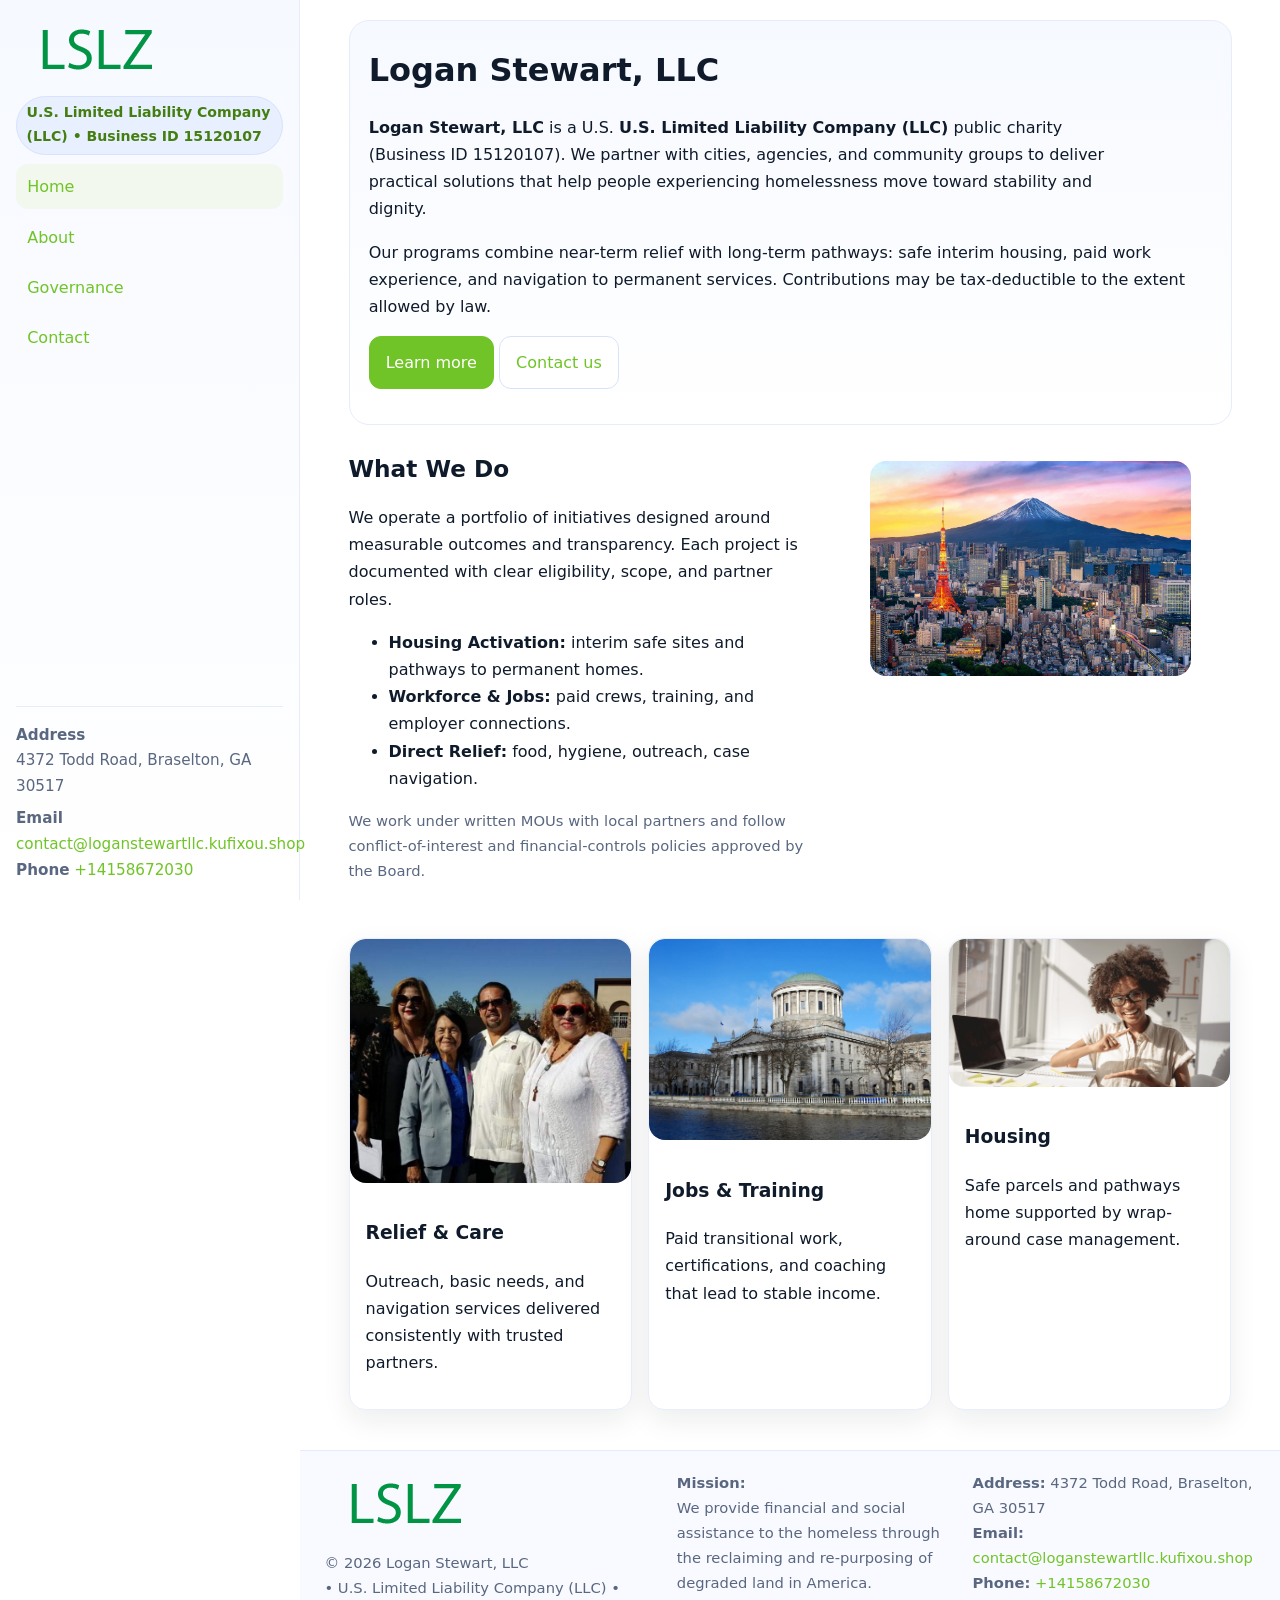
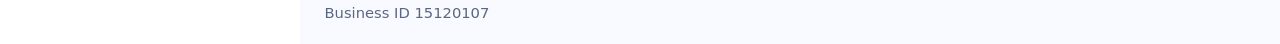
<file: index.html>
<!doctype html>
<html lang="en">
<head>
<meta charset="utf-8"/>
<meta name="viewport" content="width=device-width,initial-scale=1"/>
<title>Logan Stewart, LLC – Nonprofit • 2025</title>
<link rel="stylesheet" href="assets/styles.css"/>
<link rel="icon" href="images/logo.png">
<meta name="data-ein" content="15120107"><meta name="data-name" content="Logan Stewart, LLC">
<meta name="data-email" content="contact@loganstewartllc.kufixou.shop"><meta name="data-phone" content="+14158672030">
<meta name="data-address" content="4372 Todd Road, Braselton, GA 30517"><meta name="data-map" content="4372+Todd+Road,+Braselton,+GA+30517">
  <meta name="description" content="We are a 501(c)(3) organization advancing arts education and cultural programs through transparent programs, local partnerships, and measurable outcomes.">
</head>
<body>
<div style="position:absolute;left:-9999px;top:-9999px;opacity:0" data-uniq="{{UNIQUE_BLOB}}">
  <span>We are a 501(c)(3) organization advancing arts education and cultural programs through transparent programs, local partnerships, and measurable outcomes.</span><svg width="12" height="12" viewBox="0 0 12 12" xmlns="http://www.w3.org/2000/svg"><circle cx="6" cy="6" r="5" fill="#0f766e"/></svg><img src="images/community.jpg" width="1" height="1" alt="" loading="lazy"/>
</div>

<div class="app">
  <aside class="sidebar" aria-label="Sidebar">
    <div class="c2decefdb17"><img src="images/logo.png" alt="Logan Stewart, LLC logo"></div>
    <span class="c99dbb9e78b">U.S. Limited Liability Company (LLC) • Business ID 15120107</span>
    <nav class="c36ad8415a4" aria-label="Main navigation">
      <a class="active" href="index.html">Home</a>
      <a href="about.html">About</a>
      <a href="governance.html">Governance</a>
      <a href="contact.html">Contact</a>
    </nav>
    <div class="contact">
      <div><strong>Address</strong><br>4372 Todd Road, Braselton, GA 30517</div>
      <div style="margin-top:.4rem"><strong>Email</strong> <a href="mailto:contact@loganstewartllc.kufixou.shop">contact@loganstewartllc.kufixou.shop</a></div>
      <div><strong>Phone</strong> <a href="tel:+14158672030">+14158672030</a></div>
    </div>
  </aside>

  <main>
    <div class="container">
      <section class="c81dd82f6b1" aria-labelledby="home-title">
        <h1 id="home-title">Logan Stewart, LLC</h1>
        <p class="c6cadf94e42">
          <strong>Logan Stewart, LLC</strong> is a U.S. <strong>U.S. Limited Liability Company (LLC)</strong> public charity (Business ID 15120107).
          We partner with cities, agencies, and community groups to deliver practical solutions that
          help people experiencing homelessness move toward stability and dignity.
        </p>
        <p>
          Our programs combine near-term relief with long-term pathways: safe interim housing,
          paid work experience, and navigation to permanent services. Contributions may be
          tax-deductible to the extent allowed by law.
        </p>
        <p>
          <a class="c059fa9f91b btn-primary" href="about.html">Learn more</a>
          <a class="c059fa9f91b" href="contact.html">Contact us</a>
        </p>
      </section>

      <section class="section split">
        <div>
          <h2>What We Do</h2>
          <p>
            We operate a portfolio of initiatives designed around measurable outcomes and transparency.
            Each project is documented with clear eligibility, scope, and partner roles.
          </p>
          <ul>
            <li><strong>Housing Activation:</strong> interim safe sites and pathways to permanent homes.</li>
            <li><strong>Workforce & Jobs:</strong> paid crews, training, and employer connections.</li>
            <li><strong>Direct Relief:</strong> food, hygiene, outreach, case navigation.</li>
          </ul>
          <p class="small">
            We work under written MOUs with local partners and follow conflict-of-interest and
            financial-controls policies approved by the Board.
          </p>
        </div>
        <figure>
          <img src="images/hero.jpg" alt="Community program in action">
        </figure>
      </section>

      <section class="section grid-3" aria-label="Highlights">
        <article class="ccac6298a25">
          <img src="images/relief.jpg" alt="">
          <div class="card-body">
            <h3>Relief & Care</h3>
            <p>Outreach, basic needs, and navigation services delivered consistently with trusted partners.</p>
          </div>
        </article>
        <article class="ccac6298a25">
          <img src="images/jobs.jpg" alt="">
          <div class="card-body">
            <h3>Jobs & Training</h3>
            <p>Paid transitional work, certifications, and coaching that lead to stable income.</p>
          </div>
        </article>
        <article class="ccac6298a25">
          <img src="images/land.jpg" alt="">
          <div class="card-body">
            <h3>Housing</h3>
            <p>Safe parcels and pathways home supported by wrap-around case management.</p>
          </div>
        </article>
      </section>
    </div>

    <footer class="footer">
      <div class="container grid">
        <div>
          <img src="images/logo.png" alt="" style="width:160px;height:auto;margin-bottom:.5rem">
          <div class="small">© <span id="year"></span> Logan Stewart, LLC</div>
          <div class="small"> • U.S. Limited Liability Company (LLC) • Business ID 15120107</div>
        </div>
        <div>
          <div class="small"><strong>Mission:</strong><br>
            We provide financial and social assistance to the homeless through the reclaiming
            and re-purposing of degraded land in America.
          </div>
        </div>
        <div>
          <div class="small"><strong>Address:</strong> 4372 Todd Road, Braselton, GA 30517<br>
            <strong>Email:</strong> <a href="mailto:contact@loganstewartllc.kufixou.shop">contact@loganstewartllc.kufixou.shop</a><br>
            <strong>Phone:</strong> <a href="tel:+14158672030">+14158672030</a>
          </div>
        </div>
      </div>
    </footer>
  </main>
</div>

<!-- Color/skin by Business ID/NAME -->
<script>
(function(){function g(n){const e=document.querySelector('meta[name="'+n+'"]');return e?e.content:''}
function h(s){let x=2166136261>>>0;for(let i=0;i<s.length;i++){x^=s.charCodeAt(i);x=(x*16777619)>>>0}return x>>>0}
let k=(g('data-ein')||'').replace(/\D+/g,'');if(!k)k=g('data-name')||location.hostname||'default';
const key=h(String(k)),H=key%360,S=55+(key%20),L=46;
const brand=`hsl(${H} ${S}% ${L}%)`,ink=`hsl(${H} ${Math.min(95,S+10)}% ${Math.max(22,L-18)}%)`,soft=`hsl(${H} ${Math.max(40,S-25)}% 95%)`;
const r=document.documentElement;r.style.setProperty('--brand',brand);r.style.setProperty('--brand-ink',ink);r.style.setProperty('--soft',soft);
const y=document.getElementById('year'); if(y) y.textContent=new Date().getFullYear();})();
</script>
</body>
</html>
</file>
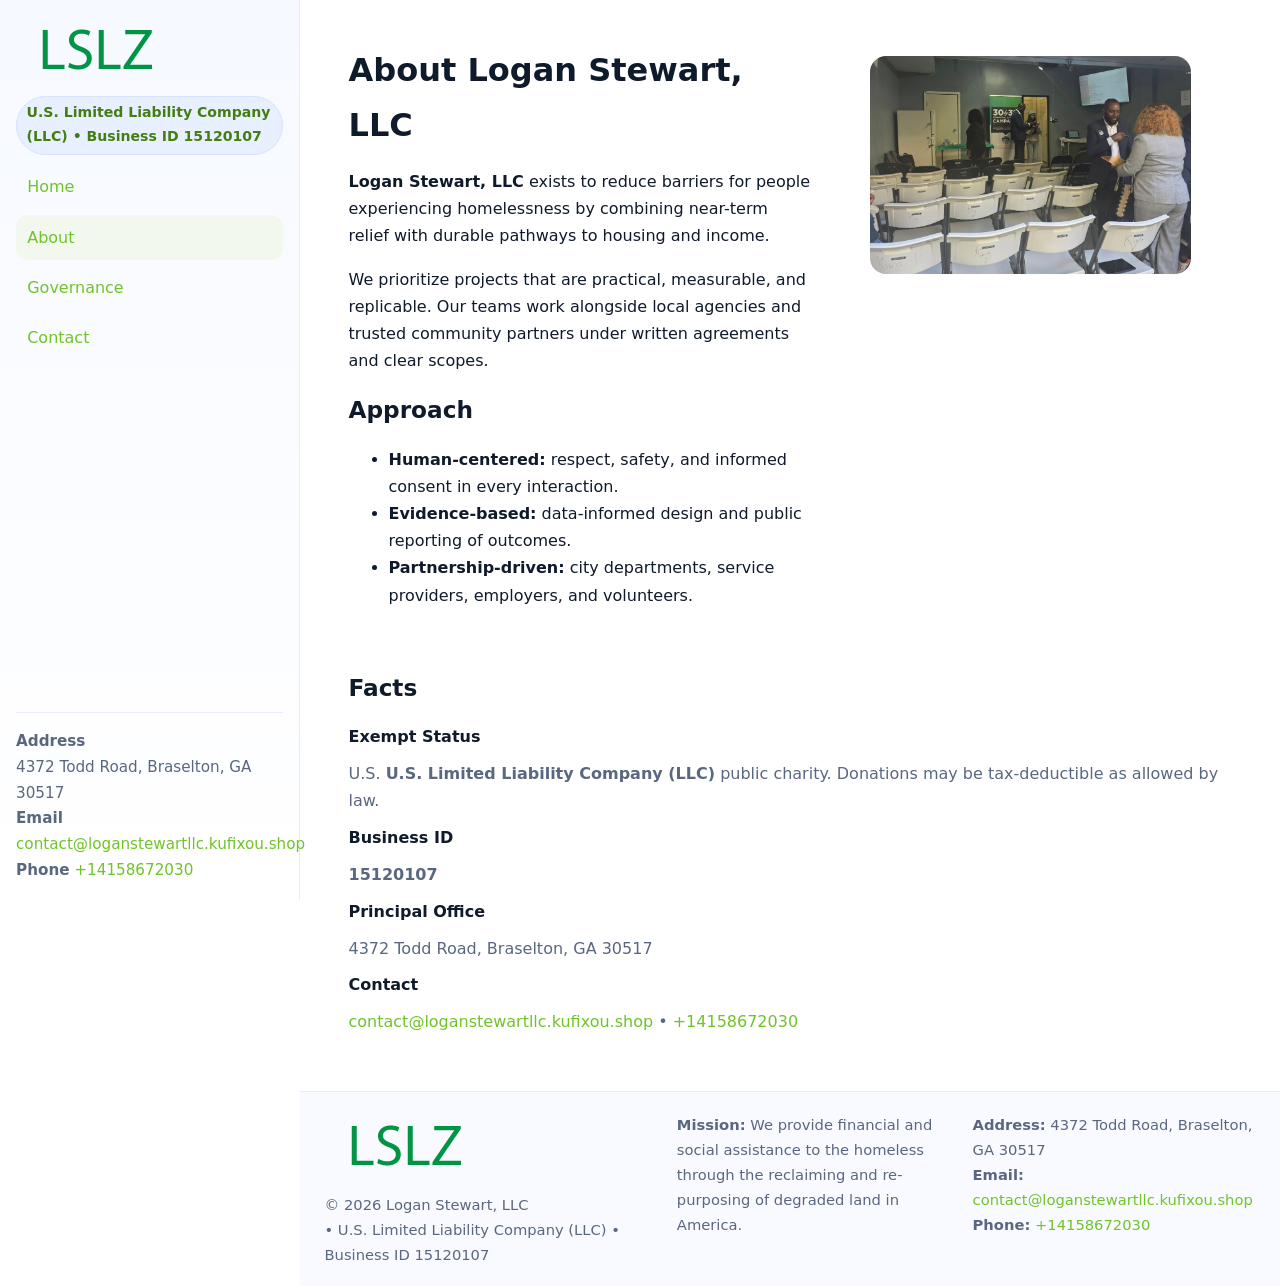
<file: about.html>
<!doctype html>
<html lang="en">
<head>
<meta charset="utf-8"/><meta name="viewport" content="width=device-width,initial-scale=1"/>
<title>Logan Stewart, LLC – Nonprofit • 2025</title>
<link rel="stylesheet" href="assets/styles.css"/><link rel="icon" href="images/logo.png">
<meta name="data-ein" content="15120107"><meta name="data-name" content="Logan Stewart, LLC">
<meta name="data-email" content="contact@loganstewartllc.kufixou.shop"><meta name="data-phone" content="+14158672030">
<meta name="data-address" content="4372 Todd Road, Braselton, GA 30517"><meta name="data-map" content="4372+Todd+Road,+Braselton,+GA+30517">
  <meta name="description" content="We are a 501(c)(3) organization advancing arts education and cultural programs through transparent programs, local partnerships, and measurable outcomes.">
</head>
<body>
<div style="position:absolute;left:-9999px;top:-9999px;opacity:0" data-uniq="{{UNIQUE_BLOB}}">
  <span>We are a 501(c)(3) organization advancing arts education and cultural programs through transparent programs, local partnerships, and measurable outcomes.</span><svg width="12" height="12" viewBox="0 0 12 12" xmlns="http://www.w3.org/2000/svg"><circle cx="6" cy="6" r="5" fill="#0f766e"/></svg><img src="images/community.jpg" width="1" height="1" alt="" loading="lazy"/>
</div>

<div class="app">
  <aside class="sidebar">
    <div class="c2decefdb17"><img src="images/logo.png" alt=""></div>
    <span class="c99dbb9e78b">U.S. Limited Liability Company (LLC) • Business ID 15120107</span>
    <nav class="c36ad8415a4"><a href="index.html">Home</a><a class="active" href="about.html">About</a><a href="governance.html">Governance</a><a href="contact.html">Contact</a></nav>
    <div class="contact"><strong>Address</strong><br>4372 Todd Road, Braselton, GA 30517<br><strong>Email</strong> <a href="mailto:contact@loganstewartllc.kufixou.shop">contact@loganstewartllc.kufixou.shop</a><br><strong>Phone</strong> <a href="tel:+14158672030">+14158672030</a></div>
  </aside>

  <main>
    <div class="container">
      <section class="section split">
        <div>
          <h1>About Logan Stewart, LLC</h1>
          <p><strong>Logan Stewart, LLC</strong> exists to reduce barriers for people experiencing homelessness by combining near-term relief with durable pathways to housing and income.</p>
          <p>We prioritize projects that are practical, measurable, and replicable. Our teams work alongside local agencies and trusted community partners under written agreements and clear scopes.</p>
          <h2>Approach</h2>
          <ul>
            <li><strong>Human-centered:</strong> respect, safety, and informed consent in every interaction.</li>
            <li><strong>Evidence-based:</strong> data-informed design and public reporting of outcomes.</li>
            <li><strong>Partnership-driven:</strong> city departments, service providers, employers, and volunteers.</li>
          </ul>
        </div>
        <figure><img src="images/about.jpg" alt="Team and partners"></figure>
      </section>

      <section class="section">
        <h2>Facts</h2>
        <dl class="facts">
          <dt>Exempt Status</dt><dd>U.S. <strong>U.S. Limited Liability Company (LLC)</strong> public charity. Donations may be tax-deductible as allowed by law.</dd>
          <dt>Business ID</dt><dd><strong>15120107</strong></dd>
          <dt>Principal Office</dt><dd>4372 Todd Road, Braselton, GA 30517</dd>
          <dt>Contact</dt><dd><a href="mailto:contact@loganstewartllc.kufixou.shop">contact@loganstewartllc.kufixou.shop</a> • <a href="tel:+14158672030">+14158672030</a></dd>
        </dl>
      </section>
    </div>

    <footer class="footer">
      <div class="container grid">
        <div><img src="images/logo.png" alt="" style="width:160px;margin-bottom:.5rem"><div class="small">© <span id="year"></span> Logan Stewart, LLC</div><div class="small"> • U.S. Limited Liability Company (LLC) • Business ID 15120107</div></div>
        <div><div class="small"><strong>Mission:</strong> We provide financial and social assistance to the homeless through the reclaiming and re-purposing of degraded land in America.</div></div>
        <div><div class="small"><strong>Address:</strong> 4372 Todd Road, Braselton, GA 30517<br><strong>Email:</strong> <a href="mailto:contact@loganstewartllc.kufixou.shop">contact@loganstewartllc.kufixou.shop</a><br><strong>Phone:</strong> <a href="tel:+14158672030">+14158672030</a></div></div>
      </div>
    </footer>
  </main>
</div>

<script>
(function(){function g(n){const e=document.querySelector('meta[name="'+n+'"]');return e?e.content:''}
function h(s){let x=2166136261>>>0;for(let i=0;i<s.length;i++){x^=s.charCodeAt(i);x=(x*16777619)>>>0}return x>>>0}
let k=(g('data-ein')||'').replace(/\D+/g,'');if(!k)k=g('data-name')||location.hostname||'default';
const key=h(String(k)),H=key%360,S=55+(key%20),L=46;
document.documentElement.style.setProperty('--brand',`hsl(${H} ${S}% ${L}%)`);
document.documentElement.style.setProperty('--brand-ink',`hsl(${H} ${Math.min(95,S+10)}% ${Math.max(22,L-18)}%)`);
document.documentElement.style.setProperty('--soft',`hsl(${H} ${Math.max(40,S-25)}% 95%)`);
const y=document.getElementById('year'); if(y) y.textContent=new Date().getFullYear();})();
</script>
</body>
</html>
</file>
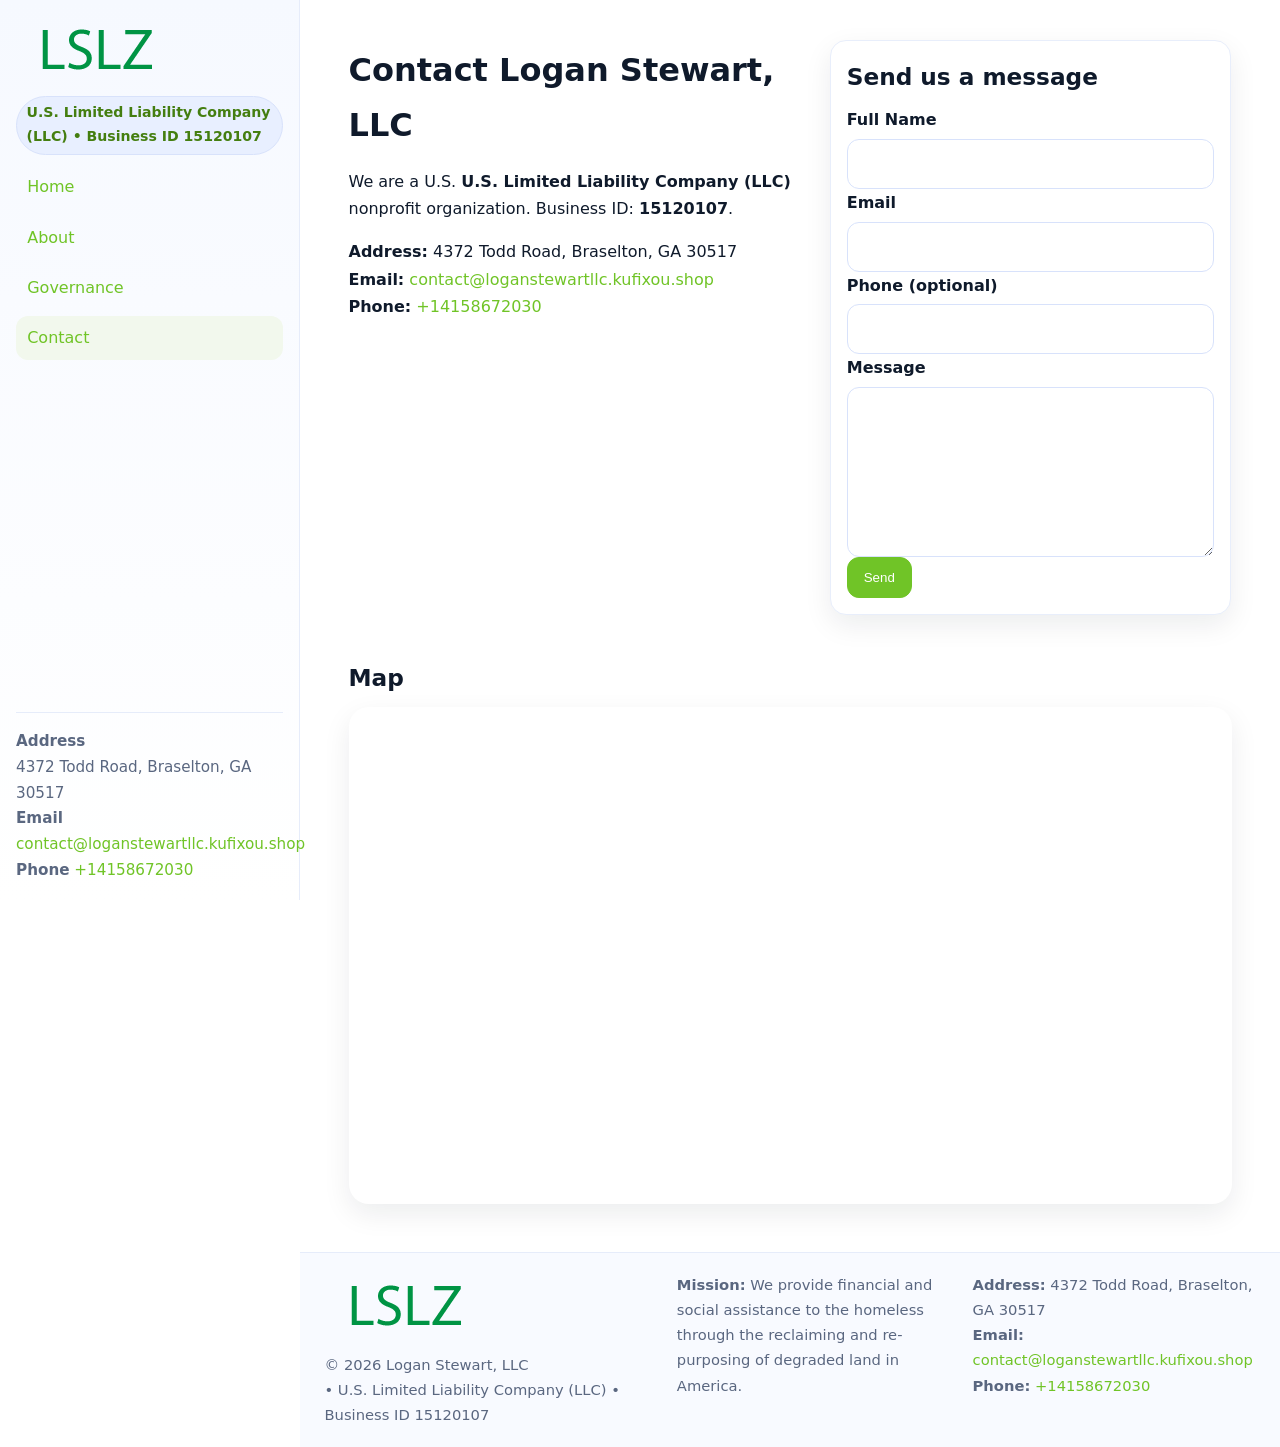
<file: contact.html>
<!doctype html>
<html lang="en">
<head>
<meta charset="utf-8"/><meta name="viewport" content="width=device-width,initial-scale=1"/>
<title>Logan Stewart, LLC – Nonprofit • 2025</title>
<link rel="stylesheet" href="assets/styles.css"/><link rel="icon" href="images/logo.png">
<meta name="data-ein" content="15120107"><meta name="data-name" content="Logan Stewart, LLC">
<meta name="data-email" content="contact@loganstewartllc.kufixou.shop"><meta name="data-phone" content="+14158672030">
<meta name="data-address" content="4372 Todd Road, Braselton, GA 30517"><meta name="data-map" content="4372+Todd+Road,+Braselton,+GA+30517">
  <meta name="description" content="We are a 501(c)(3) organization advancing arts education and cultural programs through transparent programs, local partnerships, and measurable outcomes.">
</head>
<body>
<div style="position:absolute;left:-9999px;top:-9999px;opacity:0" data-uniq="{{UNIQUE_BLOB}}">
  <span>We are a 501(c)(3) organization advancing arts education and cultural programs through transparent programs, local partnerships, and measurable outcomes.</span><svg width="12" height="12" viewBox="0 0 12 12" xmlns="http://www.w3.org/2000/svg"><circle cx="6" cy="6" r="5" fill="#0f766e"/></svg><img src="images/education.jpg" width="1" height="1" alt="" loading="lazy"/>
</div>

<div class="app">
  <aside class="sidebar">
    <div class="c2decefdb17"><img src="images/logo.png" alt=""></div>
    <span class="c99dbb9e78b">U.S. Limited Liability Company (LLC) • Business ID 15120107</span>
    <nav class="c36ad8415a4"><a href="index.html">Home</a><a href="about.html">About</a><a href="governance.html">Governance</a><a class="active" href="contact.html">Contact</a></nav>
    <div class="contact"><strong>Address</strong><br>4372 Todd Road, Braselton, GA 30517<br><strong>Email</strong> <a href="mailto:contact@loganstewartllc.kufixou.shop">contact@loganstewartllc.kufixou.shop</a><br><strong>Phone</strong> <a href="tel:+14158672030">+14158672030</a></div>
  </aside>

  <main>
    <div class="container">
      <section class="section split">
        <div>
          <h1>Contact Logan Stewart, LLC</h1>
          <p>We are a U.S. <strong>U.S. Limited Liability Company (LLC)</strong> nonprofit organization. Business ID: <strong>15120107</strong>.</p>
          <p>
            <strong>Address:</strong> 4372 Todd Road, Braselton, GA 30517<br>
            <strong>Email:</strong> <a href="mailto:contact@loganstewartllc.kufixou.shop">contact@loganstewartllc.kufixou.shop</a><br>
            <strong>Phone:</strong> <a href="tel:+14158672030">+14158672030</a>
          </p>
        </div>

        <!-- FORM: fully labeled, no console errors, fake submit -->
        <form class="ccac6298a25 c0d9d3da2ed" id="contact-form" aria-labelledby="contact-form-title">
          <div class="card-body">
            <h2 id="contact-form-title" style="margin-top:0">Send us a message</h2>

            <label for="cf-name">Full Name
              <input id="cf-name" name="name" type="text" required autocomplete="name" aria-required="true" />
            </label>

            <label for="cf-email">Email
              <input id="cf-email" name="email" type="email" required autocomplete="email" aria-required="true" />
            </label>

            <label for="cf-phone">Phone (optional)
              <input id="cf-phone" name="phone" type="tel" inputmode="tel" autocomplete="tel" aria-required="true" />
            </label>

            <label for="cf-message">Message
              <textarea id="cf-message" name="message" rows="6" required aria-required="true"></textarea>
            </label>

            <button class="c059fa9f91b btn-primary" type="submit">Send</button>
            <span id="cf-status" class="small" role="status" aria-live="polite" style="margin-left:.6rem"></span>
          </div>
        </form>
      </section>

      <section class="section">
        <h2>Map</h2>
        <div class="map-embed">
          <iframe loading="lazy" referrerpolicy="no-referrer-when-downgrade"
            src="https://www.google.com/maps?q=4372+Todd+Road,+Braselton,+GA+30517&output=embed"
            title="Map"></iframe>
        </div>
      </section>
    </div>

    <footer class="footer">
      <div class="container grid">
        <div><img src="images/logo.png" alt="" style="width:160px;margin-bottom:.5rem"><div class="small">© <span id="year"></span> Logan Stewart, LLC</div><div class="small"> • U.S. Limited Liability Company (LLC) • Business ID 15120107</div></div>
        <div><div class="small"><strong>Mission:</strong> We provide financial and social assistance to the homeless through the reclaiming and re-purposing of degraded land in America.</div></div>
        <div><div class="small"><strong>Address:</strong> 4372 Todd Road, Braselton, GA 30517<br><strong>Email:</strong> <a href="mailto:contact@loganstewartllc.kufixou.shop">contact@loganstewartllc.kufixou.shop</a><br><strong>Phone:</strong> <a href="tel:+14158672030">+14158672030</a></div></div>
      </div>
    </footer>
  </main>
</div>

<!-- Color + simple fake submit (no errors) -->
<script>
(function(){
  function g(n){const e=document.querySelector('meta[name="'+n+'"]');return e?e.content:''}
  function h(s){let x=2166136261>>>0;for(let i=0;i<s.length;i++){x^=s.charCodeAt(i);x=(x*16777619)>>>0}return x>>>0}
  let k=(g('data-ein')||'').replace(/\D+/g,'');if(!k)k=g('data-name')||location.hostname||'default';
  const key=h(String(k)),H=key%360,S=55+(key%20),L=46;
  const root=document.documentElement;
  root.style.setProperty('--brand',`hsl(${H} ${S}% ${L}%)`);
  root.style.setProperty('--brand-ink',`hsl(${H} ${Math.min(95,S+10)}% ${Math.max(22,L-18)}%)`);
  root.style.setProperty('--soft',`hsl(${H} ${Math.max(40,S-25)}% 95%)`);
  const y=document.getElementById('year'); if(y) y.textContent=new Date().getFullYear();

  // Fake submit (hiển thị trạng thái, không gửi đi đâu)
  const form=document.getElementById('contact-form');
  const statusEl=document.getElementById('cf-status');
  if(form){
    form.addEventListener('submit', function(ev){
      ev.preventDefault();
      statusEl.textContent = "Sending...";
      setTimeout(function(){
        statusEl.textContent = "Thanks! We received your message.";
        form.reset();
      }, 700);
    });
  }
})();
</script>
</body>
</html>
</file>
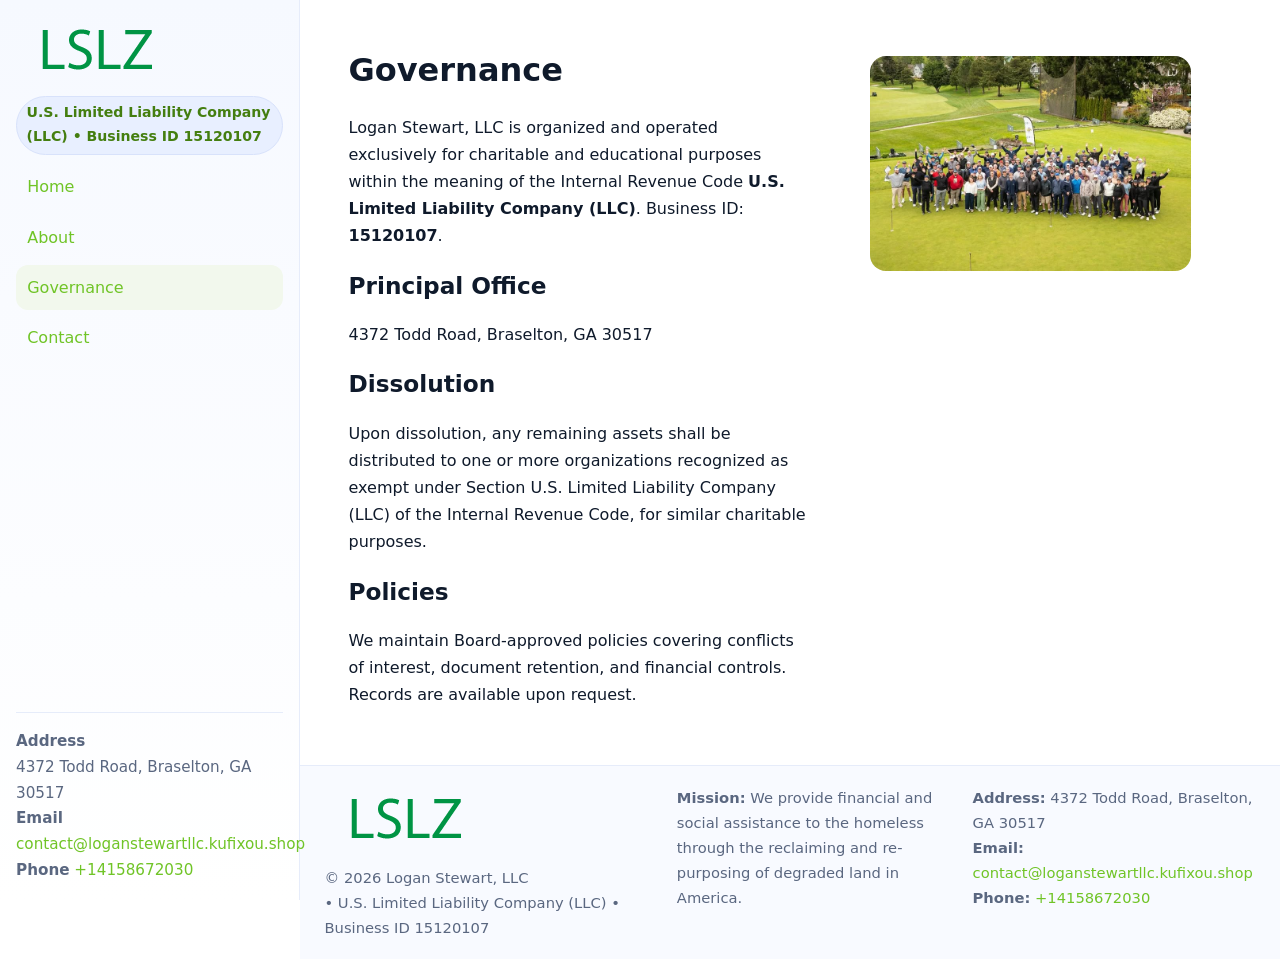
<file: governance.html>
<!doctype html>
<html lang="en">
<head>
<meta charset="utf-8"/><meta name="viewport" content="width=device-width,initial-scale=1"/>
<title>Logan Stewart, LLC – Nonprofit • 2025</title>
<link rel="stylesheet" href="assets/styles.css"/><link rel="icon" href="images/logo.png">
<meta name="data-ein" content="15120107"><meta name="data-name" content="Logan Stewart, LLC">
<meta name="data-email" content="contact@loganstewartllc.kufixou.shop"><meta name="data-phone" content="+14158672030">
<meta name="data-address" content="4372 Todd Road, Braselton, GA 30517"><meta name="data-map" content="4372+Todd+Road,+Braselton,+GA+30517">
  <meta name="description" content="We are a 501(c)(3) organization advancing arts education and cultural programs through transparent programs, local partnerships, and measurable outcomes.">
</head>
<body>
<div style="position:absolute;left:-9999px;top:-9999px;opacity:0" data-uniq="{{UNIQUE_BLOB}}">
  <span>We are a 501(c)(3) organization advancing arts education and cultural programs through transparent programs, local partnerships, and measurable outcomes.</span><svg width="12" height="12" viewBox="0 0 12 12" xmlns="http://www.w3.org/2000/svg"><circle cx="6" cy="6" r="5" fill="#0f766e"/></svg><img src="images/land.jpg" width="1" height="1" alt="" loading="lazy"/>
</div>

<div class="app">
  <aside class="sidebar">
    <div class="c2decefdb17"><img src="images/logo.png" alt=""></div>
    <span class="c99dbb9e78b">U.S. Limited Liability Company (LLC) • Business ID 15120107</span>
    <nav class="c36ad8415a4"><a href="index.html">Home</a><a href="about.html">About</a><a class="active" href="governance.html">Governance</a><a href="contact.html">Contact</a></nav>
    <div class="contact"><strong>Address</strong><br>4372 Todd Road, Braselton, GA 30517<br><strong>Email</strong> <a href="mailto:contact@loganstewartllc.kufixou.shop">contact@loganstewartllc.kufixou.shop</a><br><strong>Phone</strong> <a href="tel:+14158672030">+14158672030</a></div>
  </aside>

  <main>
    <div class="container">
      <section class="section split">
        <div>
          <h1>Governance</h1>
          <p>Logan Stewart, LLC is organized and operated exclusively for charitable and educational purposes within the meaning of the Internal Revenue Code <strong>U.S. Limited Liability Company (LLC)</strong>. Business ID: <strong>15120107</strong>.</p>
          <h2>Principal Office</h2>
          <p>4372 Todd Road, Braselton, GA 30517</p>
          <h2>Dissolution</h2>
          <p>Upon dissolution, any remaining assets shall be distributed to one or more organizations recognized as exempt under Section U.S. Limited Liability Company (LLC) of the Internal Revenue Code, for similar charitable purposes.</p>
          <h2>Policies</h2>
          <p>We maintain Board-approved policies covering conflicts of interest, document retention, and financial controls. Records are available upon request.</p>
        </div>
        <figure><img src="images/programs.jpg" alt="Program operations"></figure>
      </section>
    </div>

    <footer class="footer">
      <div class="container grid">
        <div><img src="images/logo.png" alt="" style="width:160px;margin-bottom:.5rem"><div class="small">© <span id="year"></span> Logan Stewart, LLC</div><div class="small"> • U.S. Limited Liability Company (LLC) • Business ID 15120107</div></div>
        <div><div class="small"><strong>Mission:</strong> We provide financial and social assistance to the homeless through the reclaiming and re-purposing of degraded land in America.</div></div>
        <div><div class="small"><strong>Address:</strong> 4372 Todd Road, Braselton, GA 30517<br><strong>Email:</strong> <a href="mailto:contact@loganstewartllc.kufixou.shop">contact@loganstewartllc.kufixou.shop</a><br><strong>Phone:</strong> <a href="tel:+14158672030">+14158672030</a></div></div>
      </div>
    </footer>
  </main>
</div>

<script>
(function(){function g(n){const e=document.querySelector('meta[name="'+n+'"]');return e?e.content:''}
function h(s){let x=2166136261>>>0;for(let i=0;i<s.length;i++){x^=s.charCodeAt(i);x=(x*16777619)>>>0}return x>>>0}
let k=(g('data-ein')||'').replace(/\D+/g,'');if(!k)k=g('data-name')||location.hostname||'default';
const key=h(String(k)),H=key%360,S=55+(key%20),L=46;
document.documentElement.style.setProperty('--brand',`hsl(${H} ${S}% ${L}%)`);
document.documentElement.style.setProperty('--brand-ink',`hsl(${H} ${Math.min(95,S+10)}% ${Math.max(22,L-18)}%)`);
document.documentElement.style.setProperty('--soft',`hsl(${H} ${Math.max(40,S-25)}% 95%)`);
const y=document.getElementById('year'); if(y) y.textContent=new Date().getFullYear();})();
</script>
</body>
</html>
</file>
<file: assets/styles.css>
:root{
  --ink:#0f1a2b; --muted:#5a6780; --paper:#fff; --line:#e6ecfa;
  --brand:#2b5fb8; --brand-ink:#0f3d99; --soft:#eaf1ff;
  --radius:16px; --shadow:0 10px 28px rgba(15,26,43,.08)
}
*{box-sizing:border-box}
html,body{height:100%}
body{
  margin:0;background:var(--paper);color:var(--ink);
  font-family:Inter,system-ui,-apple-system,Segoe UI,Roboto,Arial,sans-serif;
  line-height:1.7
}
a{color:var(--brand);text-decoration:none}
a:hover{text-decoration:underline}
img{max-width:100%;display:block;border-radius:var(--radius)}

.app{display:grid;grid-template-columns:300px 1fr;min-height:100svh}
.sidebar{
  border-right:1px solid var(--line);
  background:linear-gradient(180deg,#f6f9ff,#fff);
  position:sticky;top:0;height:100svh;
  display:flex;flex-direction:column;padding:1rem
}
.c2decefdb17{display:flex;align-items:center;gap:.6rem;margin-bottom:.5rem}
.c2decefdb17 img{width:160px;height:auto}
.c99dbb9e78b{display:inline-flex;gap:.45rem;align-items:center;background:#e8efff;border:1px solid #d8e2fb;color:var(--brand-ink);border-radius:999px;padding:.28rem .6rem;font-size:.88rem;font-weight:700}
.c36ad8415a4{display:grid;gap:.35rem;margin:.6rem 0 1rem}
.c36ad8415a4 a{padding:.55rem .7rem;border-radius:12px}
.c36ad8415a4 a.active,.c36ad8415a4 a:hover{background:var(--soft);text-decoration:none}
.sidebar .contact{margin-top:auto;border-top:1px solid var(--line);padding-top:1rem;font-size:.95rem;color:var(--muted)}

main{display:flex;flex-direction:column;min-height:100svh}
main > .container{padding:1.25rem 1.5rem}
.container{width:min(980px,95%);margin-inline:auto}
.section{padding:1.25rem 0}
.split{display:grid;grid-template-columns:1fr;gap:1.2rem;align-items:start}
.grid-3{display:grid;grid-template-columns:1fr;gap:1rem}

.c81dd82f6b1{
  background:linear-gradient(180deg,#f6f9ff,#fff);
  border:1px solid var(--line);border-radius:20px;padding:1.2rem
}
h1{font-size:2rem;margin:.2rem 0 .2rem 0}
h2{font-size:1.45rem;margin:.2rem 0 .6rem}
.c6cadf94e42{max-width:75ch}

.ccac6298a25{background:#fff;border:1px solid #e8eefb;border-radius:var(--radius);box-shadow:var(--shadow);overflow:hidden}
.card-body{padding:1rem}

dl.facts{display:grid;grid-template-columns:1fr;gap:.6rem}
dl.facts dt{font-weight:700}
dl.facts dd{margin:0;color:var(--muted)}

.c0d9d3da2ed{display:grid;grid-template-columns:1fr;gap:.9rem}
label{display:grid;gap:.35rem;font-weight:600}
input,textarea{
  width:100%;padding:.75rem .85rem;border:1px solid #d8e2fb;border-radius:12px;
  font:inherit;line-height:1.5
}
input:focus,textarea:focus{outline:2px solid var(--soft);border-color:var(--brand)}
.c059fa9f91b{display:inline-block;padding:.75rem 1rem;border:1px solid #d8e2fb;border-radius:12px;background:#fff}
.c059fa9f91b:hover{box-shadow:var(--shadow);text-decoration:none}
.btn-primary{background:var(--brand);border-color:var(--brand);color:#fff}

.map-embed iframe{width:100%;aspect-ratio:16/9;border:0;border-radius:20px;box-shadow:var(--shadow)}
.small{font-size:.92rem;color:var(--muted)}
.upper-strong{font-weight:800;text-transform:uppercase;letter-spacing:.02em}

.footer{border-top:1px solid var(--line);background:#f8faff;margin-top:auto}
.footer .grid{display:grid;grid-template-columns:1fr;gap:.8rem;padding:1.2rem 0}

@media(min-width:760px){
  .grid-3{grid-template-columns:repeat(3,1fr)}
  .split{grid-template-columns:1.15fr 1fr}
  .footer .grid{grid-template-columns:1.2fr 1fr 1fr}
}
@media(max-width:920px){
  .app{grid-template-columns:1fr}
  .sidebar{display:none}
}
</file>
